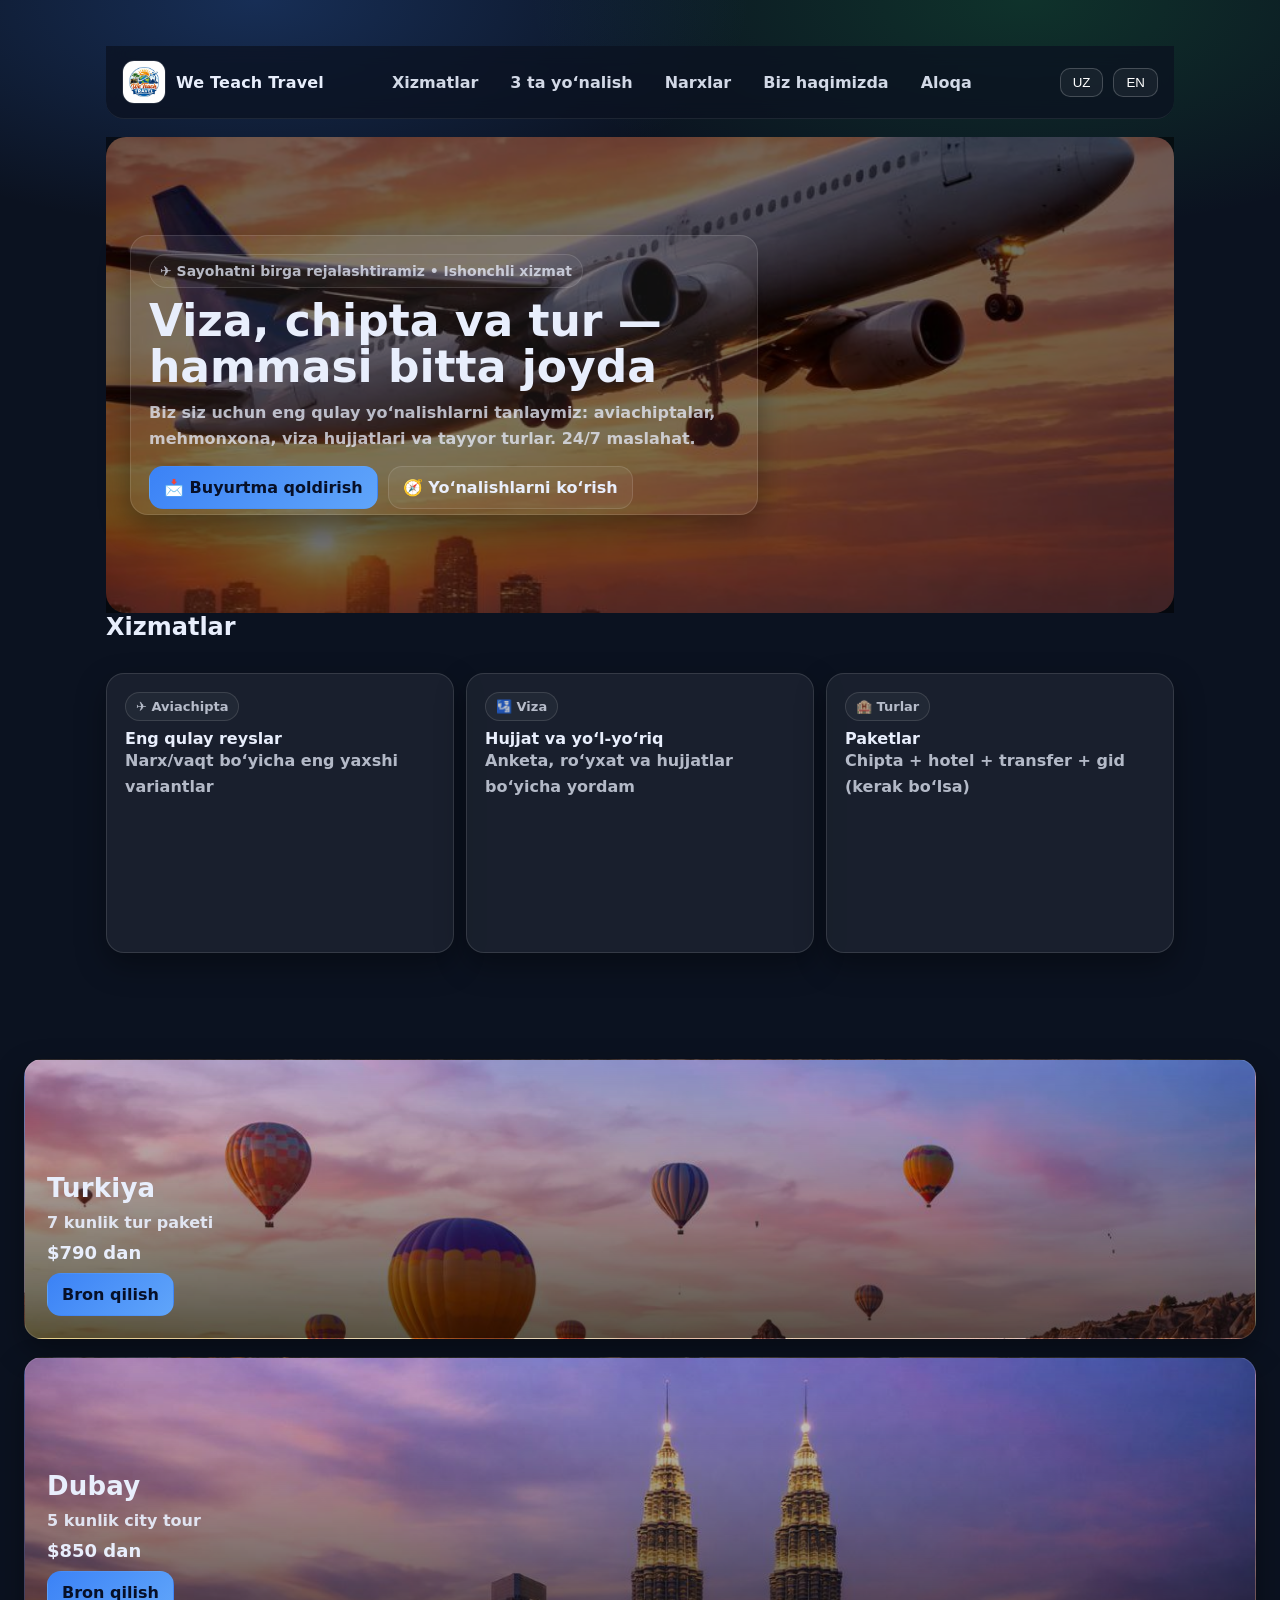
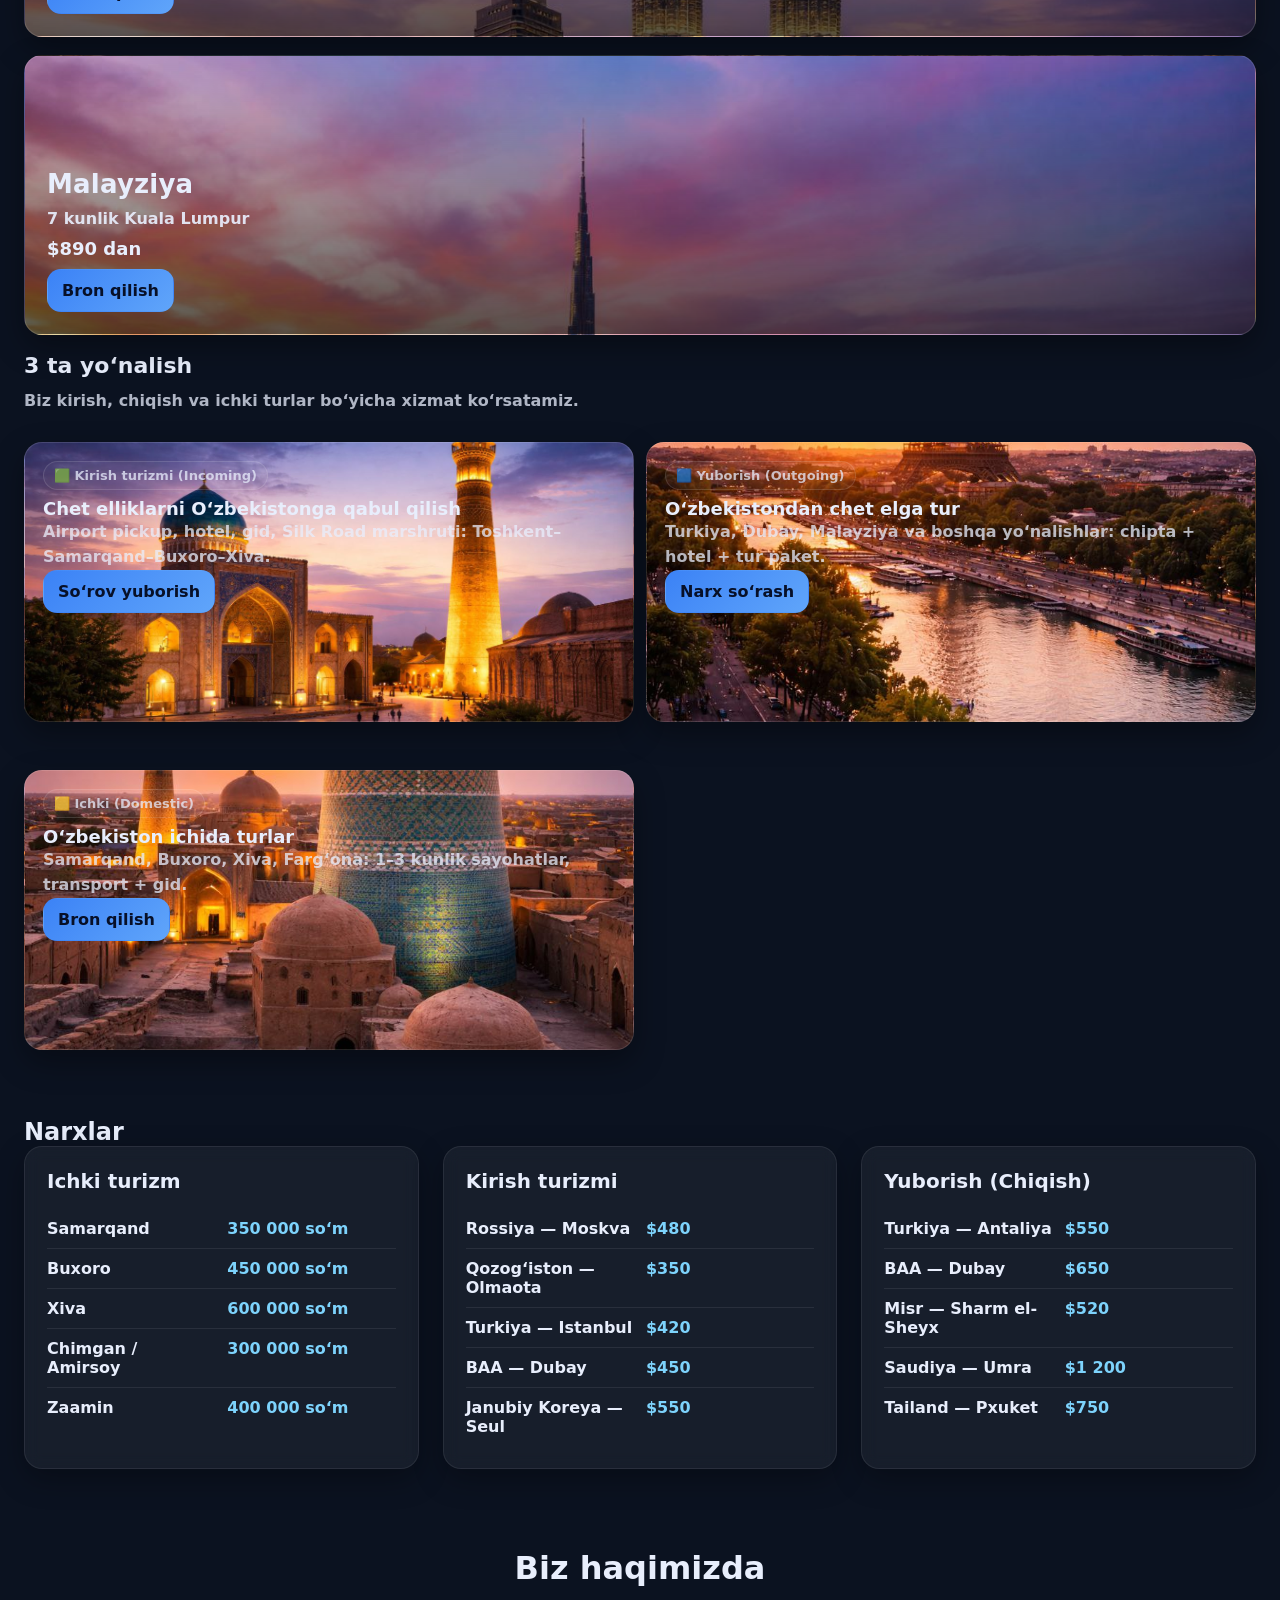
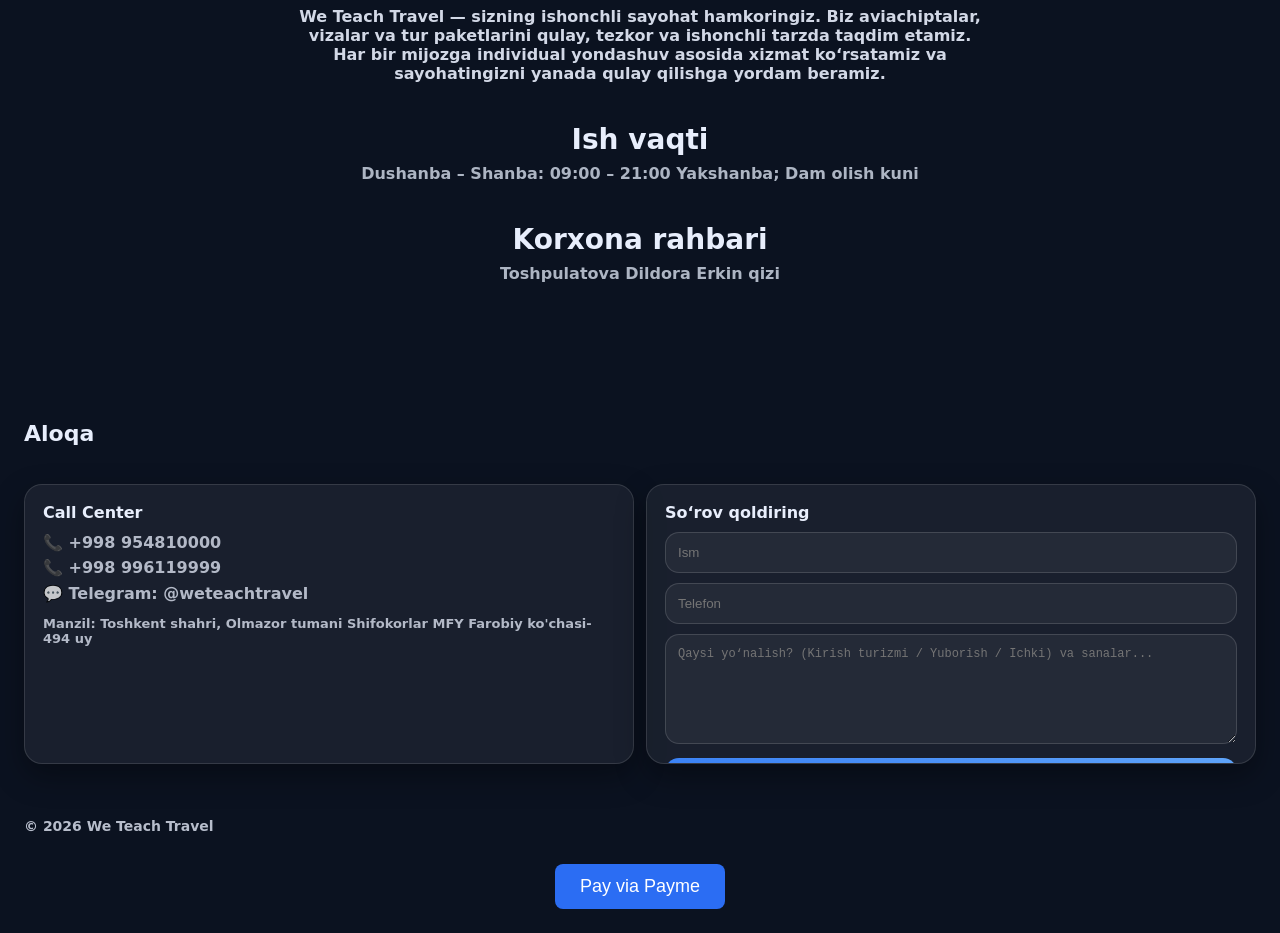
<file: index.html>
<!doctype html>
<html lang="uz">
<head><link rel="stylesheet" href="style.css">
  <meta charset="utf-8" />
  <meta name="viewport" content="width=device-width, initial-scale=1" />
  <title>We Teach Travel</title>
  <meta name="description" content="Sayohatni oson va ishonchli rejalashtiring: kirish, chiqish va ichki turlar." />

  <style>
    :root{
      --bg:#0b1220;
      --card:rgba(255,255,255,.06);
      --stroke:rgba(255,255,255,.12);
      --text:#e8eefc;
      --muted:rgba(232,238,252,.75);
      --acc:#3b82f6;
      --acc2:#22c55e;
      --radius:18px;
    }
    *{box-sizing:border-box}
    body{
      margin:0;
      background:
        radial-gradient(900px 420px at 20% 0%, rgba(59,130,246,.25), transparent 55%),
        radial-gradient(900px 420px at 80% 0%, rgba(34,197,94,.18), transparent 55%),
        var(--bg);
      color:var(--text);
      font-family:system-ui,-apple-system,Segoe UI,Roboto,Arial,sans-serif;
    }
    a{color:inherit;text-decoration:none}
    .wrap{max-width:1100px;margin:0 auto;padding:22px 16px 70px}
    header{
      position:sticky;top:0;z-index:50;
      display:flex;align-items:center;justify-content:space-between;gap:12px;
      background:rgba(11,18,32,.75);
      backdrop-filter: blur(10px);
      border-bottom:1px solid rgba(255,255,255,.08);
      padding:14px 16px;
      border-radius:0 0 var(--radius) var(--radius);
    }
    .brand{display:flex;align-items:center;gap:10px;font-weight:800;letter-spacing:.2px}
    /* LOGO (rasm) */
    .logo{
      width:44px;
      height:44px;
      border-radius:12px;
      object-fit:cover;
      background:transparent;
      display:block;
      flex:0 0 auto;
      border:1px solid rgba(255,255,255,.10);
    }
    nav{display:flex;gap:10px;flex-wrap:wrap}
    nav a{
      opacity:.9;
      padding:8px 10px;
      border-radius:12px;
      border:1px solid transparent;
    }
    nav a:hover{
      background:rgba(255,255,255,.06);
      border-color:rgba(255,255,255,.10);
      opacity:1;
    }

    .hero{display:grid;grid-template-columns:1.25fr .75fr;gap:16px;margin-top:18px}
    @media (max-width: 900px){ .hero{grid-template-columns:1fr} header{border-radius:0} }

    .card{
      background:var(--card);
      border:1px solid var(--stroke);
      border-radius:var(--radius);
      padding:18px;
    }
    .pill{
      display:inline-flex;align-items:center;gap:8px;
      padding:8px 10px;border-radius:999px;
      border:1px solid rgba(255,255,255,.12);
      background:rgba(255,255,255,.04);
      color:var(--muted);
      font-size:14px;
    }
    .title{font-size:44px;line-height:1.05;margin:10px 0}
    @media (max-width:520px){ .title{font-size:34px} }
    .muted{color:var(--muted);line-height:1.6}
    .cta{display:flex;gap:10px;flex-wrap:wrap;margin-top:14px}
    .btn{
      display:inline-flex;align-items:center;gap:8px;
      padding:11px 14px;border-radius:14px;
      font-weight:700;
      border:1px solid rgba(255,255,255,.12);
      background:rgba(255,255,255,.06);
      cursor:pointer;
    }
    .btn:hover{transform:translateY(-1px)}
    .btn.primary{
      background:linear-gradient(135deg,var(--acc),#60a5fa);
      border-color:transparent;
      color:#071028;
    }
    .grid3{display:grid;grid-template-columns:repeat(3,1fr);gap:12px;margin-top:14px}
    @media (max-width:900px){ .grid3{grid-template-columns:1fr} }
    .kpi{display:flex;gap:10px;flex-wrap:wrap;margin-top:10px}
    .kpi span{font-size:13px;color:var(--muted)}
    .sec{margin-top:18px}
    .sec h2{margin:0 0 10px;font-size:22px}
    .row{display:grid;grid-template-columns:1fr 1fr;gap:12px}
    @media (max-width:900px){ .row{grid-template-columns:1fr} }
    .tag{
      display:inline-flex;align-items:center;gap:8px;
      padding:6px 10px;border-radius:999px;
      border:1px solid rgba(255,255,255,.12);

background:rgba(255,255,255,.04);
      font-size:13px;color:var(--muted);
      margin-bottom:8px;
    }
    .small{font-size:13px;color:var(--muted)}
    .list{margin:10px 0 0;padding-left:18px;color:var(--muted);line-height:1.7}
    footer{
      margin-top:26px;opacity:.78;font-size:14px;
      display:flex;justify-content:space-between;flex-wrap:wrap;gap:10px
    }
    input,textarea{
      width:100%;padding:12px;border-radius:14px;
      border:1px solid rgba(255,255,255,.14);
      background:rgba(255,255,255,.05);
      color:var(--text);outline:none;
    }
    textarea{min-height:110px;resize:vertical}
    .form .btn{width:100%;justify-content:center}
  </style>
</head>

<body>
  <div class="wrap">

    <header>
      <div class="brand">
        <!-- ✅ LOGO: bu yerga repo’dagi rasm nomini yozing -->
        <img class="logo" src="photo_2026-02-28_19-37-15.jpg" alt="We Teach Travel logo">
        <div>We Teach Travel</div>
      </div>

      <nav>
<a href="#xizmatlar" data-i18n="services">Xizmatlar</a>
<a href="#yonalish" data-i18n="directions">3 ta yo‘nalish</a>
<a href="#narxlar" data-i18n="prices">Narxlar</a>
<a href="#bizhaqimizda" data-i18n="about">Biz haqimizda</a>
<a href="#aloqa" data-i18n="contact">Aloqa</a>
      </nav>
     <div class="lang-switch">
  <button id="lang-uz" type="button">UZ</button>
  <button id="lang-en" type="button">EN</button>
</div>
</header>

<section class="hero" id="home">
  <div class="card">

    <div class="pill" data-i18n="hero_pill">
      ✈️ Sayohatni birga rejalashtiramiz • Ishonchli xizmat
    </div>

    <h1 class="title" data-i18n="hero_title">
      Viza, chipta va tur — hammasi bitta joyda
    </h1>

    <p class="muted" data-i18n="hero_text">
      Biz siz uchun eng qulay yo‘nalishlarni tanlaymiz: aviachiptalar, mehmonxona, viza hujjatlari va tayyor turlar.
      24/7 maslahat.
    </p>

        <div class="cta">
  <a class="btn primary" href="#aloqa" data-i18n="btn_order">📩 Buyurtma qoldirish</a>
  <a class="btn" href="#yonalish" data-i18n="btn_view">🧭 Yo‘nalishlarni ko‘rish</a>
</div>

<div class="kpi">
  <span data-i18n="kpi_fast">✅ Tez javob</span>
  <span data-i18n="kpi_price">✅ Halol narx</span>
  <span data-i18n="kpi_support">✅ Kafolatli qo‘llab-quvvatlash</span>
</div>

      <div class="card">
        <h2 style="margin:0 0 10px" data-i18n="quick_info">Tezkor ma’lumot</h2>
        <div class="small" data-i18n="quick_services">🧾 Xizmatlar: Kirish / Chiqish / Ichki</div>
        <div class="small" style="margin-top:8px" data-i18n="quick_hours">📌 Ish vaqti: 09:00–21:00 (har kuni)</div>
        <div class="small" style="margin-top:8px" data-i18n="quick_call">📞 Call center: +998 95481 00 00</div>
        <div class="small" style="margin-top:8px" data-i18n="quick_tg">💬 Telegram: @weteachtravel</div>
      </div>
    </section>

   <h2 data-i18n="services_title">Xizmatlar</h2>
<div class="grid3">

  <div class="card service avia">
    <div class="tag" data-i18n="service_avia_tag">✈️ Aviachiptа</div>
    <div style="font-weight:800" data-i18n="service_avia_title">
      Eng qulay reyslar
    </div>
    <p class="muted" data-i18n="service_avia_desc">
      Narx/vaqt bo‘yicha eng yaxshi variantlar
    </p>
  </div>
  <div class="card service visa">
    <div class="tag" data-i18n="service_visa_tag">🛂 Viza</div>
    <div style="font-weight:800" data-i18n="service_visa_title">
      Hujjat va yo‘l-yo‘riq
    </div>
    <p class="muted" data-i18n="service_visa_desc">
      Anketa, ro‘yxat va hujjatlar bo‘yicha yordam
    </p>
  </div>

  <div class="card service turlar">
    <div class="tag" data-i18n="service_tour_tag">🏨 Turlar</div>
    <div style="font-weight:800" data-i18n="service_tour_title">
      Paketlar
    </div>
    <p class="muted" data-i18n="service_tour_desc">
      Chipta + hotel + transfer + gid (kerak bo‘lsa)
    </p>
  </div>

        </div>
      </div>
      <div class="tour-grid">

  <div class="card turkey">
    <div class="overlay">
      <h3>Turkiya</h3>
      <p>7 kunlik tur paketi</p>
      <div class="price">$790 dan</div>
      <a href="#aloqa" class="btn primary">Bron qilish</a>
    </div>
  </div>

  <div class="card dubai">
    <div class="overlay">
      <h3>Dubay</h3>
      <p>5 kunlik city tour</p>
      <div class="price">$850 dan</div>
      <a href="#aloqa" class="btn primary">Bron qilish</a>
    </div>
  </div>

  <div class="card malaysia">
    <div class="overlay">
      <h3>Malayziya</h3>
      <p>7 kunlik Kuala Lumpur</p>
      <div class="price">$890 dan</div>
      <a href="#aloqa" class="btn primary">Bron qilish</a>
    </div>
  </div>

</div>
    </section>

    <section class="sec" id="yonalish">
      <h2>3 ta yo‘nalish</h2>
      <p class="muted" style="margin-top:0">
        Biz kirish, chiqish va ichki turlar bo‘yicha xizmat ko‘rsatamiz.
      </p>

      <div class="row">
        <div class="card incoming">
          <div class="tag">🟩 Kirish turizmi (Incoming)</div>
          <div style="font-weight:900;font-size:18px">Chet elliklarni O‘zbekistonga qabul qilish</div>
          <p class="muted">
            Airport pickup, hotel, gid, Silk Road marshruti: Toshkent–Samarqand–Buxoro–Xiva.
          </p>
          <a class="btn primary" href="#aloqa">So‘rov yuborish</a>
        </div>

<div class="card outgoing">
  <div class="tag">🟦 Yuborish (Outgoing)</div>
          <div style="font-weight:900;font-size:18px">O‘zbekistondan chet elga tur</div>
          <p class="muted">
            Turkiya, Dubay, Malayziya va boshqa yo‘nalishlar: chipta + hotel + tur paket.
          </p>
          <a class="btn primary" href="#aloqa">Narx so‘rash</a>
        </div>

       <div class="card domestic">
  <div class="tag">🟨 Ichki (Domestic)</div>
  <div style="font-weight:900;font-size:18px">O‘zbekiston ichida turlar</div>
  <p class="muted">
    Samarqand, Buxoro, Xiva, Farg‘ona: 1–3 kunlik sayohatlar, transport + gid.
  </p>
  <a class="btn primary" href="#aloqa">Bron qilish</a>
</div>

</div>   
</section>
      
    </section>
   <section id="narxlar" class="narxlar">
  <h2>Narxlar</h2>

  <div class="narx-grid">

    <!-- Ichki turizm -->
    <div class="narx-card">
      <h3 data-i18n="price_domestic_title">Ichki turizm</h3>

      <div class="row">
        <span data-i18n="price_samarkand">Samarqand</span>
        <strong>350 000 so‘m</strong>
      </div>
      <div class="row">
        <span data-i18n="price_bukhara">Buxoro</span>
        <strong>450 000 so‘m</strong>
      </div>
      <div class="row">
        <span data-i18n="price_khiva">Xiva</span>
        <strong>600 000 so‘m</strong>
      </div>
      <div class="row">
        <span data-i18n="price_chimgan">Chimgan / Amirsoy</span>
        <strong>300 000 so‘m</strong>
      </div>
      <div class="row">
        <span data-i18n="price_zaamin">Zaamin</span>
        <strong>400 000 so‘m</strong>
      </div>
    </div>

    <!-- Kirish turizmi -->
    <div class="narx-card">
      <h3 data-i18n="price_incoming_title">Kirish turizmi</h3>

      <div class="row">
        <span data-i18n="price_russia">Rossiya — Moskva</span>
        <strong>$480</strong>
      </div>
      <div class="row">
        <span data-i18n="price_kazakhstan">Qozog‘iston — Olmaota</span>
        <strong>$350</strong>
      </div>
      <div class="row">
        <span data-i18n="price_turkey">Turkiya — Istanbul</span>
        <strong>$420</strong>
      </div>
      <div class="row">
        <span data-i18n="price_uae">BAA — Dubay</span>
        <strong>$450</strong>
      </div>
      <div class="row">
        <span data-i18n="price_korea">Janubiy Koreya — Seul</span>
        <strong>$550</strong>
      </div>
    </div>
    <!-- Chiqish turizmi -->
    <div class="narx-card">
      <h3>Yuborish (Chiqish)</h3>

      <div class="row">
        <span>Turkiya — Antaliya</span>
        <strong>$550</strong>
      </div>
      <div class="row">
        <span>BAA — Dubay</span>
        <strong>$650</strong>
      </div>
      <div class="row">
        <span>Misr — Sharm el-Sheyx</span>
        <strong>$520</strong>
      </div>
      <div class="row">
        <span>Saudiya — Umra</span>
        <strong>$1 200</strong>
      </div>
      <div class="row">
        <span>Tailand — Pxuket</span>
        <strong>$750</strong>
      </div>
    </div>

  </div>
</section>
<section id="bizhaqimizda" class="about-section">
  <div class="container">
    <h2 data-i18n="about_title">Biz haqimizda</h2>
    
    <p data-i18n="about_text">
  We Teach Travel — sizning ishonchli sayohat hamkoringiz.Biz kirish (inbound), chiqish (outbound) va ichki turizm xizmatlarini professional tarzda tashkil etamiz.
  Aviachiptalar, vizalar va tur paketlarini qulay, tezkor va ishonchli tarzda taqdim etamiz. 
  Har bir mijozga individual yondashuv asosida xizmat ko‘rsatamiz va sayohatingizni yanada qulay qilishga yordam beramiz.
</p>
<div style="margin-top: 30px;">
  <h3 style="font-size: 28px; margin: 0;">Ish vaqti</h3>
  <p style="margin-top: 8px; color: #bfc7d5;">
    Dushanba – Shanba: 09:00 – 21:00
    Yakshanba; Dam olish kuni
  </p>
</div>

<div style="margin-top: 20px;">
  <h3 style="font-size: 28px; margin: 0;">Korxona rahbari</h3>
  <p style="margin-top: 8px; color: #bfc7d5;">
    Toshpulatova Dildora Erkin qizi
  </p>
</div>
</section>

  </div>
</section>
    </section>

    <section class="sec" id="aloqa">
      <h2>Aloqa</h2>
      <div class="row">
       <div class="card">
  <div style="font-weight:900">Call Center</div>
  <p class="muted" style="margin-top:8px; margin-bottom:0">
    📞 +998 954810000 <br>
    📞 +998 996119999 <br>
    💬 Telegram: @weteachtravel
  </p>
 <p class="small" style="margin-top:10px" data-i18n="address">
Manzil: Toshkent shahri, Olmazor tumani Shifokorlar MFY Farobiy ko'chasi-494 uy
</p>
</div>

<div class="card form">
  <div style="font-weight:900" data-i18n="request_title">So‘rov qoldiring</div>

  <p class="small" data-i18n="request_text">
 
  </p>
<div class="contact-card">
 
  <div style="margin-top:10px">
    <input placeholder="Ism" data-i18n-placeholder="name"/>
  </div>

  <div style="margin-top:10px">
    <input placeholder="Telefon" data-i18n-placeholder="phone"/>
  </div>

  <div style="margin-top:10px">
    <textarea placeholder="Qaysi yo‘nalish? (Kirish turizmi / Yuborish / Ichki) va sanalar..." 
    data-i18n-placeholder="message"></textarea>
  </div>

  <div style="margin-top:10px">
   <button class="btn primary" type="button" onclick="sendWhatsApp()">Yuborish</button>
  </div>
</div>
    </section>

<footer>
  <div>© <span id="y"></span> We Teach Travel</div>
 
</footer>

</div>

<script>
document.getElementById("y").textContent = new Date().getFullYear();
</script>
  <script>
function sendWhatsApp(){

let ism = document.querySelector('input[placeholder="Ism"]').value;
let tel = document.querySelector('input[placeholder="Telefon"]').value;
let xabar = document.querySelector('textarea').value;

let text = "Yangi so'rov:%0A"
+ "Ism: " + ism + "%0A"
+ "Telefon: " + tel + "%0A"
+ "Xabar: " + xabar;

let url = "https://wa.me/998996119999?text=" + text;

window.open(url);

}
</script>
<script>
const translations = {
  uz: {
    // NAV
    services: "Xizmatlar",
    directions: "3 ta yo‘nalish",
    prices: "Narxlar",
    about: "Biz haqimizda",
    contact: "Aloqa",

    // HERO
    hero_pill: "✈️ Sayohatni birga rejalashtiramiz • Ishonchli xizmat",
    hero_title: "Viza, chipta va tur — hammasi bitta joyda",
    hero_text: "Biz siz uchun eng qulay yo‘nalishlarni tanlaymiz: aviachiptalar, mehmonxona, viza hujjatlari va tayyor turlar. 24/7 maslahat.",
    btn_order: "📩 Buyurtma qoldirish",
    btn_view: "🧭 Yo‘nalishlarni ko‘rish",
    kpi_fast: "✅ Tez javob",
    kpi_price: "✅ Halol narx",
    kpi_support: "✅ Kafolatli qo‘llab-quvvatlash",

    // QUICK INFO
    quick_info: "Tezkor ma’lumot",
    quick_services: "🧾 Xizmatlar: Kirish / Chiqish / Ichki",
    quick_hours: "📌 Ish vaqti: 09:00–21:00 (har kuni)",
    quick_call: "📞 Call center: +998 95481 00 00",
    quick_tg: "💬 Telegram: @weteachtravel",

    // SERVICES
    services_title: "Xizmatlar",
    service_avia_tag: "✈️ Aviachiptа",
    service_avia_title: "Eng qulay reyslar",
    service_avia_desc: "Narx/vaqt bo‘yicha eng yaxshi variantlar",
    service_visa_tag: "🛂 Viza",
    service_visa_title: "Hujjat va yo‘l-yo‘riq",
    service_visa_desc: "Anketa, ro‘yxat va hujjatlar bo‘yicha yordam",
    service_tour_tag: "🏨 Turlar",
    service_tour_title: "Paketlar",
    service_tour_desc: "Chipta + hotel + transfer + gid (kerak bo‘lsa)",

    // ABOUT
    about_title: "Biz haqimizda",
    about_text: "We Teach Travel — sizning ishonchli sayohat hamkoringiz. Biz aviachiptalar, vizalar va tur paketlarini qulay, tezkor va ishonchli tarzda taqdim etamiz. Har bir mijozga individual yondashuv asosida xizmat ko‘rsatamiz va sayohatingizni yanada qulay qilishga yordam beramiz.",
    about_support: "Doimiy qo‘llab-quvvatlash"
  },

  en: {
    // NAV
    services: "Services",
    directions: "3 directions",
    prices: "Prices",
    about: "About",
    contact: "Contact",

    // HERO
    hero_pill: "✈️ We plan your trip together • Trusted service",
    hero_title: "Visa, tickets and tours — all in one place",
    hero_text: "We help you choose the best options: flight tickets, hotels, visa documents, and ready-made tours. 24/7 consultation.",
    btn_order: "📩 Leave a request",
    btn_view: "🧭 View directions",
    kpi_fast: "✅ Fast response",
    kpi_price: "✅ Fair pricing",
    kpi_support: "✅ Guaranteed support",

    // QUICK INFO
    quick_info: "Quick info",
    quick_services: "🧾 Services: Inbound / Outbound / Domestic",
    quick_hours: "📌 Working hours: 09:00–21:00 (daily)",
    quick_call: "📞 Call center: +998 95481 00 00",
    quick_tg: "💬 Telegram: @weteachtravel",

    // SERVICES
    services_title: "Services",
    service_avia_tag: "✈️ Flight Tickets",
    service_avia_title: "Best flight options",
    service_avia_desc: "Best price/time combinations",
    service_visa_tag: "🛂 Visa",
    service_visa_title: "Documents & guidance",
    service_visa_desc: "Help with forms and required documents",
    service_tour_tag: "🏨 Tours",
    service_tour_title: "Packages",
    service_tour_desc: "Ticket + hotel + transfer + guide (optional)",

    // ABOUT
    about_title: "About us",
    about_text: "We Teach Travel is your trusted travel partner. We provide flight tickets, visas, and tour packages quickly and conveniently. We offer personalized service and support to make your trip smooth and comfortable.",
    about_support: "24/7 Support"
  }
};

function changeLanguage(lang) {
  localStorage.setItem("lang", lang);

  document.querySelectorAll("[data-i18n]").forEach(el => {
    const key = el.getAttribute("data-i18n");
    const value = translations?.[lang]?.[key];

    if (value !== undefined) {
      el.innerText = value;
    } else {
      console.warn("Missing translation:", lang, key);
    }
  });
}
document.addEventListener("DOMContentLoaded", () => {

  const savedLang = localStorage.getItem("lang") || "uz";
  changeLanguage(savedLang);

  const uzBtn = document.getElementById("lang-uz");
  const enBtn = document.getElementById("lang-en");

  if (uzBtn) uzBtn.addEventListener("click", () => changeLanguage("uz"));
  if (enBtn) enBtn.addEventListener("click", () => changeLanguage("en"));
});
</script>
<div style="text-align:center; margin-top:30px;">
<a href="https://payme.uz/pay?amount=100000" target="_blank">
<button style="padding:12px 25px; font-size:18px; background:#2b6df3; color:white; border:none; border-radius:8px; cursor:pointer;">
Pay via Payme
</button>
</a>
</div>
</file>
<file: style.css>
/* RESET */
*{ margin:0; padding:0; box-sizing:border-box; }

body{
  font-family: Arial, sans-serif;
  background: #0b1220;
  color: #fff;
  padding: 24px;
}

/* Sarlavha (agar header bo'lsa) */
h1,h2,h3{ font-weight: 700; }

/* CARD umumiy */
.card{
  position: relative;
  height: 280px;
  border-radius: 22px;
  overflow: hidden;
  margin: 18px 0;
  border: 1px solid rgba(255,255,255,0.08);

  background-size: cover;
  background-position: center;
  background-repeat: no-repeat;

  box-shadow: 0 12px 30px rgba(0,0,0,0.35);
  transform: translateZ(0);
}

/* Har bir kartaga rasm + gradient (rasm ko‘rinishi uchun eng ishonchli usul) */
.card.turkey{
  background-image:
    linear-gradient(180deg, rgba(0,0,0,0.10), rgba(0,0,0,0.65)),
    url("Turkiya.jpg");
}
.card.dubai{
  background-image:
    linear-gradient(180deg, rgba(0,0,0,0.10), rgba(0,0,0,0.65)),
    url("Dubay2.jpg");
}
.card.malaysia{
  background-image:
    linear-gradient(180deg, rgba(0,0,0,0.10), rgba(0,0,0,0.65)),
    url("Malaziya2.jpg");
}

/* Overlay ichidagi kontent */
.overlay{
  position: absolute;
  inset: 0;
  padding: 22px;
  display: flex;
  flex-direction: column;
  justify-content: flex-end;
  gap: 10px;
}

/* Matnlar */
.overlay h3{
  font-size: 26px;
  letter-spacing: 0.2px;
}

.overlay p{
  font-size: 16px;
  opacity: 0.92;
}

.price{
  font-size: 18px;
  font-weight: 700;
}

/* Tugma */
.btn{
  display: inline-block;
  width: fit-content;
  padding: 12px 18px;
  border-radius: 14px;
  text-decoration: none;
  font-weight: 700;
  border: 1px solid rgba(255,255,255,0.18);
}

.btn.primary{
  background: rgba(120, 215, 255, 0.22);
  backdrop-filter: blur(6px);
  color: #eaf8ff;
}

.btn.primary:hover{
  background: rgba(120, 215, 255, 0.32);
}

/* Mobilga mos */
@media (max-width: 480px){
  body{ padding: 14px; }
  .card{ height: 260px; }
  .overlay h3{ font-size: 22px; }
}
/* Background rasmlar */

.card {
    background-size: cover;
    background-position: center;
    background-repeat: no-repeat;
}

.incoming {
    background-image: url("Buxoro.jpg");
}

.outgoing {
    background-image: url("Parij.jpg");
}

.domestic {
    background-image: url("Xiva.jpg");
}
/* ===== RASM CHIQISHI UCHUN 100% FIX ===== */

.card{
  position: relative;
  overflow: hidden;

  /* rasm sozlamalari */
  background-size: cover;
  background-position: center;
  background-repeat: no-repeat;
}

/* 3 ta card */
.card.incoming{ background-image: url("Buxoro.jpg"); }
.card.outgoing{ background-image: url("Parij.jpg"); }
.card.domestic{ background-image: url("Xiva.jpg"); }
/* ===== RASM CHIQISHI UCHUN 100% FIX ===== */
/* RASMNI JOYLASH */
.card.incoming { background-position: center 45% !important; }
.card.outgoing { background-position: center 55% !important; }
.card.domestic { background-position: center 50% !important; }
.card{
  background-size: 100% auto !important;
}
/* ===== HERO ORQASIGA SAMALYOT ===== */

.hero{
  position: relative;
  padding: 80px 24px;
  border-radius: 20px;

  background-image: url("samalyot.jpg");
  background-size: cover;
  background-position: center;
  background-repeat: no-repeat;
}

/* Qoraytirish */
.hero::before{
  content: "";
  position: absolute;
  inset: 0;
  background: rgba(0,0,0,0.55);
}

.hero *{
  position: relative;
  z-index: 2;
}
.price-lists{
  margin-top: 30px;
}

.price-lists h2{
  margin-bottom: 16px;
}

.plist{
  background: rgba(255,255,255,0.04);
  border: 1px solid rgba(255,255,255,0.08);
  border-radius: 18px;
  padding: 18px;
  margin: 16px 0;
}

.plist h3{
  margin-bottom: 12px;
  font-size: 18px;
}

.plist-head{
  display: grid;
  grid-template-columns: 1fr auto;
  gap: 14px;
  font-weight: 700;
  opacity: 0.9;
  padding: 10px 0;
  border-bottom: 1px solid rgba(255,255,255,0.10);
}

.plist-rows{
  list-style: none;
  margin: 0;
  padding: 0;
}

.plist-rows li{
  display: grid;
  grid-template-columns: 1fr auto;
  gap: 14px;
  padding: 12px 0;
  border-bottom: 1px solid rgba(255,255,255,0.06);
}

.plist-rows li:last-child{
  border-bottom: none;
}

.plist-rows li span:last-child{
  font-weight: 700;
  white-space: nowrap;
  opacity: 0.95;
}

@media (max-width: 520px){
  .plist-head, .plist-rows li{
    grid-template-columns: 1fr;
  }
  .plist-rows li span:last-child{
    opacity: 0.9;
  }
}
.narxlar{
  margin-top: 40px;
}

.narx-grid{
  display: grid;
  grid-template-columns: repeat(auto-fit, minmax(280px, 1fr));
  gap: 24px;
}

.narx-card{
  background: rgba(255,255,255,0.05);
  border: 1px solid rgba(255,255,255,0.08);
  border-radius: 18px;
  padding: 22px;
  backdrop-filter: blur(8px);
  box-shadow: 0 10px 30px rgba(0,0,0,0.3);
}

.
.narx-card{
  background: rgba(255,255,255,0.05);
  border: 1px solid rgba(255,255,255,0.08);
  border-radius: 18px;
  padding: 22px;
  backdrop-filter: blur(8px);
  box-shadow: 0 10px 30px rgba(0,0,0,0.3);
}

.narx-card h3{
  margin-bottom: 16px;
  font-size: 20px;
}

.row{
  display: flex;
  justify-content: space-between;
  padding: 10px 0;
  border-bottom: 1px solid rgba(255,255,255,0.08);
}

.row:last-child{
  border-bottom: none;
}

.row strong{
  color: #7dd3fc;
}
/* ===== FAQAT XIZMATLAR UCHUN RASM ===== */

#xizmatlar .card{
  position: relative;
  height: 260px;
  border-radius: 20px;
  overflow: hidden;
  color: white;
  display: flex;
  flex-direction: column;
  justify-content: center;
  padding: 20px;

  background-size: cover;
  background-position: center;
  background-repeat: no-repeat;
}

/* Qoramtir overlay */
#xizmatlar .card::before{
  content: "";
  position: absolute;
  inset: 0;
  background: rgba(0,0,0,0.55);
}

#xizmatlar .card *{
  position: relative;
  z-index: 2;
}

/* 3 ta rasm */
#xizmatlar .card.avia{
  background-image: url("Aviachipta.jpg");
}

#xizmatlar .card.visa{
  background-image: url("Visa.jpg");
}

#xizmatlar .card.turlar{
  background-image: url("Turlar.jpg");
}
.lang-switch{
  display:flex;
  gap:10px;
  margin-left:20px;
}

.lang-switch button{
  padding:6px 12px;
  border-radius:10px;
  border:1px solid rgba(255,255,255,0.2);
  background: rgba(255,255,255,0.05);
  color:white;
  cursor:pointer;
}

.lang-switch button.active{
  background:#4db8ff;
  color:#000;
}
body{
  font-family: "Times New Roman", Times, serif;
  color: white;
  font-weight: 600;
}
.about-section{
  padding: 80px 20px;
  text-align: center;
}

.about-section h2{
  font-size: 32px;
  margin-bottom: 20px;
}

.about-section p{
  max-width: 700px;
  margin: 0 auto 40px;
  opacity: 0.9;
}

.about-stats{
  display: flex;
  justify-content: center;
  gap: 40px;
  flex-wrap: wrap;
}

.about-stats h3{
  font-size: 28px;
  margin-bottom: 5px;
}
.contact-card{
  padding-bottom: 40px;   /* knopka kesilmasin */
}
/* Contact form joyi tugma ko‘rinishi uchun */
.contact-card, .card, .right, .panel, .form-box {
  overflow-y: auto;
  padding-bottom: 60px;
}
/* Textarea ichidagi yozuv (placeholder) kichrayishi */
textarea{
  font-size: 14px;
}

/* Placeholder matnini alohida kichraytirish */
textarea::placeholder{
  font-size: 12px;
}
.pay-section{
  text-align:center;
  margin-top:40px;
}

.pay-btn{
  background: linear-gradient(135deg,#2b6df3,#00c6ff);
  color:white;
  border:none;
  padding:14px 32px;
  font-size:18px;
  border-radius:30px;
  cursor:pointer;
  transition:0.3s;
  box-shadow:0 5px 15px rgba(0,0,0,0.2);
}

.pay-btn:hover{
  transform:scale(1.05);
  box-shadow:0 8px 20px rgba(0,0,0,0.3);
}
</file>
